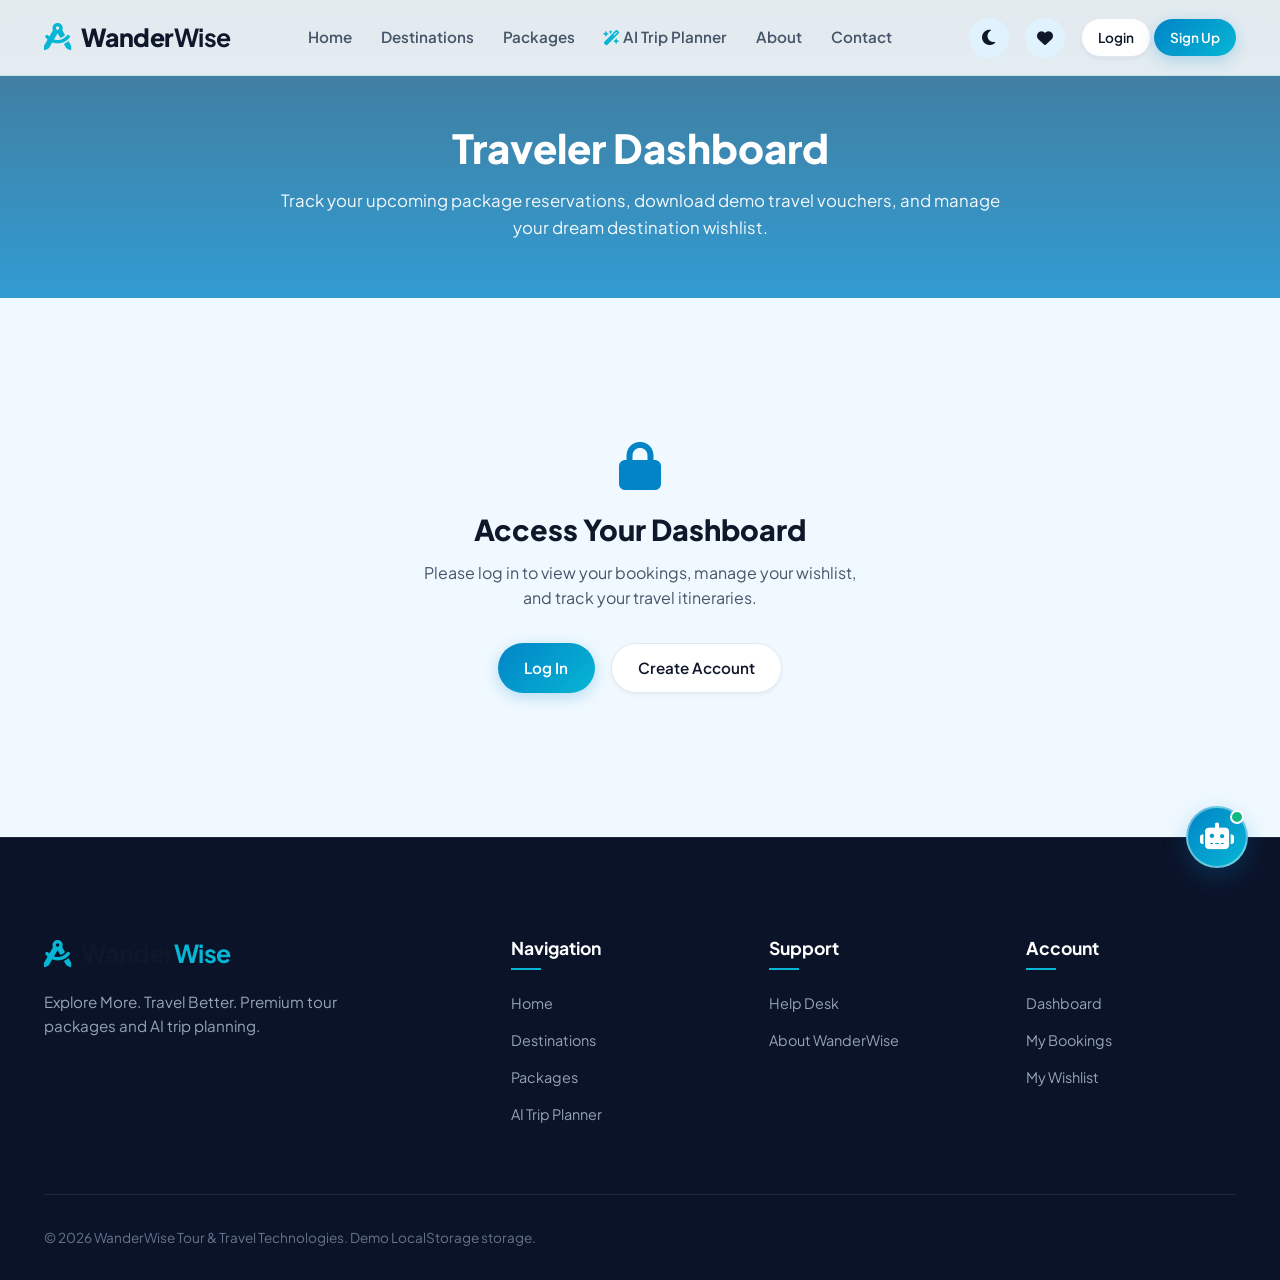
<file: dashboard.html>
<!DOCTYPE html>
<html lang="en" data-theme="light">
<head>
  <meta charset="UTF-8">
  <meta name="viewport" content="width=device-width, initial-scale=1.0">
  <title>User Dashboard – WanderWise | My Bookings & Wishlist</title>
  
  <link rel="icon" href="data:image/svg+xml,<svg xmlns=%22http://www.w3.org/2000/svg%22 viewBox=%220 0 100 100%22><text y=%22.9em%22 font-size=%2290%22>✈️</text></svg>">
  <link rel="preconnect" href="https://fonts.googleapis.com">
  <link rel="preconnect" href="https://fonts.gstatic.com" crossorigin>
  <link href="https://fonts.googleapis.com/css2?family=Plus+Jakarta+Sans:wght@400;500;600;700;800;900&display=swap" rel="stylesheet">
  <link rel="stylesheet" href="https://cdnjs.cloudflare.com/ajax/libs/font-awesome/6.5.1/css/all.min.css">
  
  <link rel="stylesheet" href="css/style.css">
  <link rel="stylesheet" href="css/responsive.css">
  <link rel="stylesheet" href="css/chatbot.css">
</head>
<body>

  <!-- Navbar -->
  <header class="navbar">
    <div class="container nav-container">
      <a href="index.html" class="nav-logo">
        <i class="fa-solid fa-compass-drafting"></i>
        <span>Wander<strong>Wise</strong></span>
      </a>

      <nav class="nav-links">
        <a href="index.html" class="nav-link">Home</a>
        <a href="destinations.html" class="nav-link">Destinations</a>
        <a href="packages.html" class="nav-link">Packages</a>
        <a href="planner.html" class="nav-link"><i class="fa-solid fa-wand-magic-sparkles" style="color: var(--accent);"></i> AI Trip Planner</a>
        <a href="about.html" class="nav-link">About</a>
        <a href="contact.html" class="nav-link">Contact</a>
      </nav>

      <div class="nav-actions">
        <button class="theme-toggle-btn" aria-label="Toggle Theme" title="Toggle Dark/Light Mode">
          <i class="fa-solid fa-moon"></i>
        </button>
        <a href="dashboard.html#wishlist" class="wishlist-nav-btn" aria-label="Wishlist" title="View Wishlist">
          <i class="fa-solid fa-heart"></i>
          <span class="wishlist-badge" style="display: none;">0</span>
        </a>
        <div class="nav-auth-slot"></div>
        <button class="mobile-menu-toggle" aria-label="Toggle Navigation Menu">
          <i class="fa-solid fa-bars"></i>
        </button>
      </div>
    </div>
  </header>

  <!-- Page Header -->
  <section style="background: linear-gradient(rgba(12, 74, 110, 0.75), rgba(2, 132, 199, 0.8)), url('https://images.unsplash.com/photo-1488646953014-85cb44e25828?auto=format&fit=crop&w=1920&q=80') center/cover no-repeat; padding: calc(var(--header-height) + 2.5rem) 1.5rem 3.5rem 1.5rem; color: #ffffff; text-align: center;">
    <div class="container" style="max-width: 800px;">
      <h1 style="font-size: 2.5rem; font-weight: 900; margin-bottom: 0.5rem;">Traveler Dashboard</h1>
      <p style="font-size: 1.05rem; opacity: 0.95;">
        Track your upcoming package reservations, download demo travel vouchers, and manage your dream destination wishlist.
      </p>
    </div>
  </section>

  <main class="section">
    <div class="container" style="max-width: 1000px;" id="dashboardContent">
      <!-- Rendered dynamically by js/auth.js -->
    </div>
  </main>

  <!-- Footer -->
  <footer class="footer">
    <div class="container">
      <div class="footer-grid">
        <div class="footer-brand">
          <a href="index.html" class="nav-logo">
            <i class="fa-solid fa-compass-drafting" style="color: var(--accent);"></i>
            <span>Wander<strong style="color: var(--accent);">Wise</strong></span>
          </a>
          <p>Explore More. Travel Better. Premium tour packages and AI trip planning.</p>
        </div>
        <div>
          <h4 class="footer-title">Navigation</h4>
          <ul class="footer-links">
            <li><a href="index.html">Home</a></li>
            <li><a href="destinations.html">Destinations</a></li>
            <li><a href="packages.html">Packages</a></li>
            <li><a href="planner.html">AI Trip Planner</a></li>
          </ul>
        </div>
        <div>
          <h4 class="footer-title">Support</h4>
          <ul class="footer-links">
            <li><a href="contact.html">Help Desk</a></li>
            <li><a href="about.html">About WanderWise</a></li>
          </ul>
        </div>
        <div>
          <h4 class="footer-title">Account</h4>
          <ul class="footer-links">
            <li><a href="dashboard.html">Dashboard</a></li>
            <li><a href="dashboard.html#bookings">My Bookings</a></li>
            <li><a href="dashboard.html#wishlist">My Wishlist</a></li>
          </ul>
        </div>
      </div>
      <div class="footer-bottom">
        <div>© 2026 WanderWise Tour & Travel Technologies. Demo LocalStorage storage.</div>
      </div>
    </div>
  </footer>

  <button class="back-to-top" aria-label="Back to top"><i class="fa-solid fa-arrow-up"></i></button>

  <script src="js/main.js"></script>
  <script src="js/auth.js"></script>
  <script src="js/booking.js"></script>
  <script src="js/chatbot.js"></script>
</body>
</html>
</file>
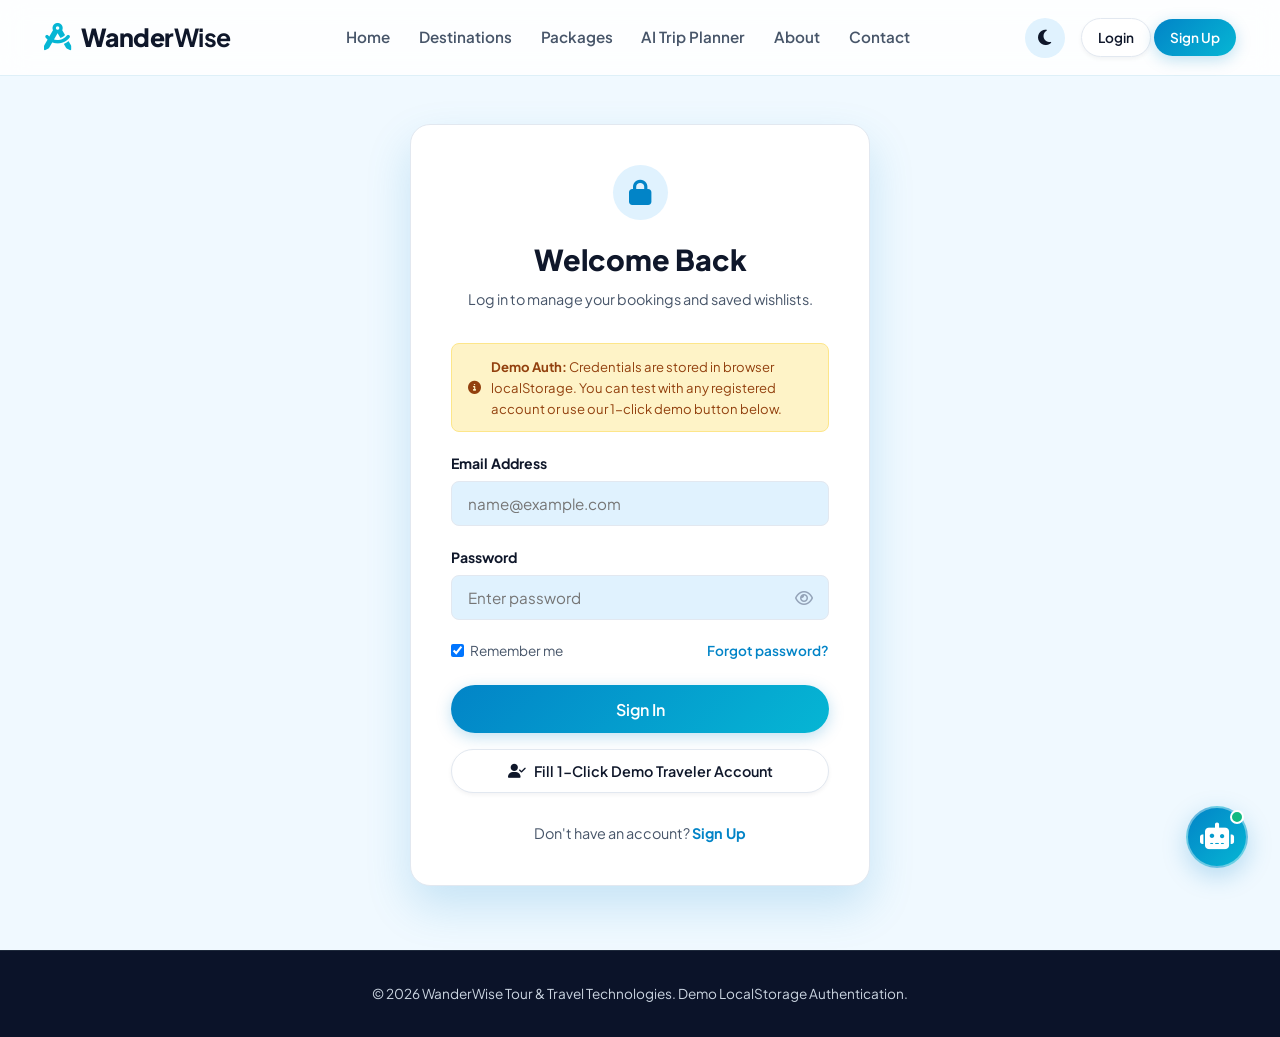
<file: login.html>
<!DOCTYPE html>
<html lang="en" data-theme="light">
<head>
  <meta charset="UTF-8">
  <meta name="viewport" content="width=device-width, initial-scale=1.0">
  <title>Login – WanderWise | Access Your Travel Dashboard</title>
  
  <link rel="icon" href="data:image/svg+xml,<svg xmlns=%22http://www.w3.org/2000/svg%22 viewBox=%220 0 100 100%22><text y=%22.9em%22 font-size=%2290%22>✈️</text></svg>">
  <link rel="preconnect" href="https://fonts.googleapis.com">
  <link rel="preconnect" href="https://fonts.gstatic.com" crossorigin>
  <link href="https://fonts.googleapis.com/css2?family=Plus+Jakarta+Sans:wght@400;500;600;700;800;900&display=swap" rel="stylesheet">
  <link rel="stylesheet" href="https://cdnjs.cloudflare.com/ajax/libs/font-awesome/6.5.1/css/all.min.css">
  
  <link rel="stylesheet" href="css/style.css">
  <link rel="stylesheet" href="css/responsive.css">
  <link rel="stylesheet" href="css/chatbot.css">
</head>
<body style="min-height: 100vh; display: flex; flex-direction: column;">

  <!-- Navbar -->
  <header class="navbar">
    <div class="container nav-container">
      <a href="index.html" class="nav-logo">
        <i class="fa-solid fa-compass-drafting"></i>
        <span>Wander<strong>Wise</strong></span>
      </a>

      <nav class="nav-links">
        <a href="index.html" class="nav-link">Home</a>
        <a href="destinations.html" class="nav-link">Destinations</a>
        <a href="packages.html" class="nav-link">Packages</a>
        <a href="planner.html" class="nav-link">AI Trip Planner</a>
        <a href="about.html" class="nav-link">About</a>
        <a href="contact.html" class="nav-link">Contact</a>
      </nav>

      <div class="nav-actions">
        <button class="theme-toggle-btn" aria-label="Toggle Theme" title="Toggle Dark/Light Mode">
          <i class="fa-solid fa-moon"></i>
        </button>
        <div class="nav-auth-slot">
          <a href="signup.html" class="btn btn-primary btn-sm">Sign Up</a>
        </div>
      </div>
    </div>
  </header>

  <main style="flex: 1 0 auto; display: flex; align-items: center; justify-content: center; padding: calc(var(--header-height) + 3rem) 1.5rem 4rem 1.5rem;">
    <div style="background: var(--bg-surface); border-radius: var(--radius-lg); padding: 2.5rem; max-width: 460px; width: 100%; box-shadow: var(--shadow-xl); border: 1px solid var(--border-color);">
      
      <div style="text-align: center; margin-bottom: 2rem;">
        <div style="width: 55px; height: 55px; border-radius: 50%; background: var(--bg-subtle); color: var(--primary); display: flex; align-items: center; justify-content: center; font-size: 1.6rem; margin: 0 auto 1rem auto;">
          <i class="fa-solid fa-lock"></i>
        </div>
        <h1 style="font-size: 1.8rem; font-weight: 800; color: var(--text-primary); margin-bottom: 0.35rem;">Welcome Back</h1>
        <p style="font-size: 0.9rem; color: var(--text-secondary);">Log in to manage your bookings and saved wishlists.</p>
      </div>

      <!-- Demo Disclaimer Banner -->
      <div class="demo-notice-alert">
        <i class="fa-solid fa-circle-info"></i>
        <span><strong>Demo Auth:</strong> Credentials are stored in browser localStorage. You can test with any registered account or use our 1-click demo button below.</span>
      </div>

      <form id="loginForm">
        <div class="form-group">
          <label class="form-label" for="loginEmail">Email Address</label>
          <input type="email" class="form-input" id="loginEmail" placeholder="name@example.com" required>
        </div>

        <div class="form-group">
          <label class="form-label" for="loginPassword">Password</label>
          <div style="position: relative;">
            <input type="password" class="form-input" id="loginPassword" placeholder="Enter password" required>
            <button type="button" class="password-toggle-btn" data-target="loginPassword" style="position: absolute; right: 1rem; top: 50%; transform: translateY(-50%); color: var(--text-muted);">
              <i class="fa-regular fa-eye"></i>
            </button>
          </div>
        </div>

        <div style="display: flex; justify-content: space-between; align-items: center; font-size: 0.85rem; margin-bottom: 1.5rem;">
          <label style="display: flex; align-items: center; gap: 0.4rem; color: var(--text-secondary); cursor: pointer;">
            <input type="checkbox" checked> Remember me
          </label>
          <a href="#" onclick="showToast('Password reset link sent to registered email (Demo)', 'info')" style="color: var(--primary); font-weight: 600;">Forgot password?</a>
        </div>

        <button type="submit" class="btn btn-primary" style="width: 100%; padding: 0.85rem; font-size: 1rem; margin-bottom: 1rem;">
          Sign In
        </button>

        <!-- Quick 1-Click Demo Login -->
        <button type="button" class="btn btn-secondary" style="width: 100%; padding: 0.75rem; font-size: 0.9rem;" onclick="document.getElementById('loginEmail').value='demo@wanderwise.com'; document.getElementById('loginPassword').value='wanderwise123'; document.getElementById('loginForm').dispatchEvent(new Event('submit'));">
          <i class="fa-solid fa-user-check"></i> Fill 1-Click Demo Traveler Account
        </button>
      </form>

      <div style="text-align: center; margin-top: 1.8rem; font-size: 0.9rem; color: var(--text-secondary);">
        Don't have an account? <a href="signup.html" style="color: var(--primary); font-weight: 700;">Sign Up</a>
      </div>
    </div>
  </main>

  <footer class="footer" style="padding: 2rem 0;">
    <div class="container" style="text-align: center; font-size: 0.85rem;">
      © 2026 WanderWise Tour & Travel Technologies. Demo LocalStorage Authentication.
    </div>
  </footer>

  <script src="js/main.js"></script>
  <script src="js/auth.js"></script>
  <script src="js/chatbot.js"></script>
</body>
</html>
</file>
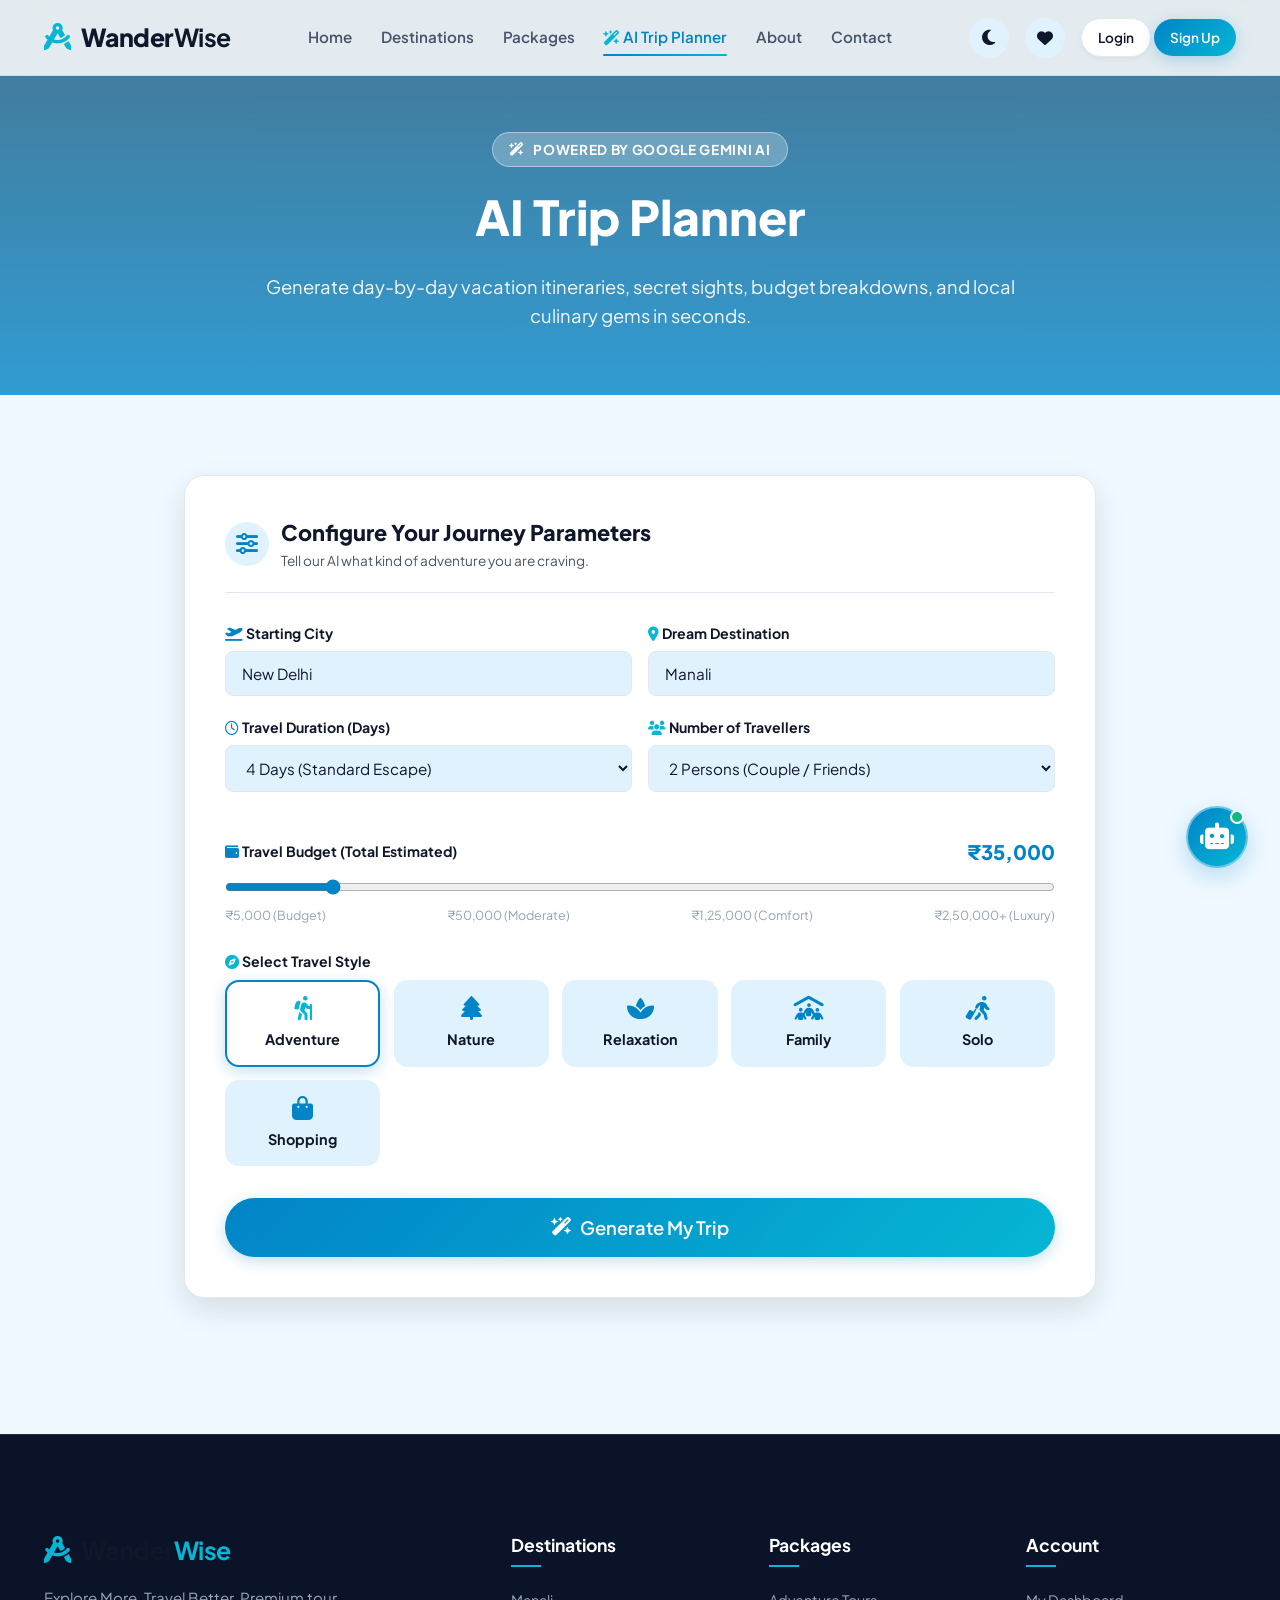
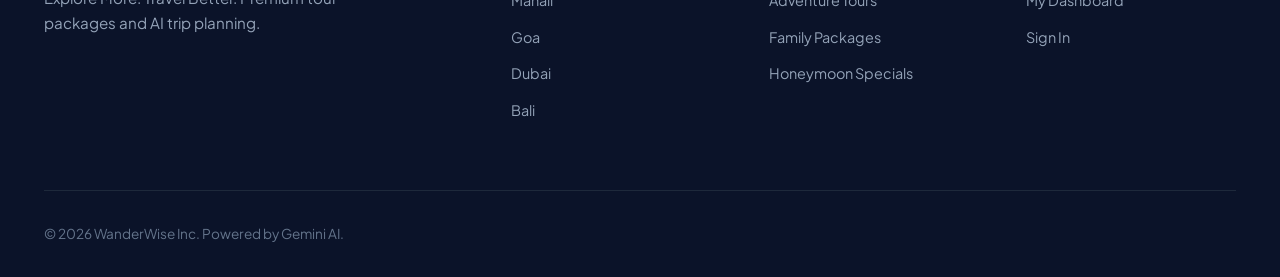
<file: planner.html>
<!DOCTYPE html>
<html lang="en" data-theme="light">
<head>
  <meta charset="UTF-8">
  <meta name="viewport" content="width=device-width, initial-scale=1.0">
  <title>AI Trip Planner – WanderWise | Generate Custom Itineraries with Gemini AI</title>
  
  <link rel="icon" href="data:image/svg+xml,<svg xmlns=%22http://www.w3.org/2000/svg%22 viewBox=%220 0 100 100%22><text y=%22.9em%22 font-size=%2290%22>✈️</text></svg>">
  <link rel="preconnect" href="https://fonts.googleapis.com">
  <link rel="preconnect" href="https://fonts.gstatic.com" crossorigin>
  <link href="https://fonts.googleapis.com/css2?family=Plus+Jakarta+Sans:wght@400;500;600;700;800;900&display=swap" rel="stylesheet">
  <link rel="stylesheet" href="https://cdnjs.cloudflare.com/ajax/libs/font-awesome/6.5.1/css/all.min.css">
  
  <link rel="stylesheet" href="css/style.css">
  <link rel="stylesheet" href="css/responsive.css">
  <link rel="stylesheet" href="css/chatbot.css">

  <style>
    /* Planner specific styling */
    .travel-type-chip {
      padding: 0.85rem 1.25rem;
      border-radius: var(--radius-md);
      background: var(--bg-subtle);
      border: 2px solid transparent;
      color: var(--text-primary);
      display: flex;
      flex-direction: column;
      align-items: center;
      gap: 0.5rem;
      cursor: pointer;
      font-weight: 700;
      font-size: 0.9rem;
      transition: all var(--transition-fast);
    }
    .travel-type-chip i {
      font-size: 1.5rem;
      color: var(--primary);
    }
    .travel-type-chip:hover {
      border-color: var(--primary-light);
      background: var(--bg-surface);
      transform: translateY(-3px);
    }
    .travel-type-chip.active {
      border-color: var(--primary);
      background: var(--bg-surface);
      box-shadow: 0 4px 15px var(--primary-glow);
    }
    .travel-type-chip.active i {
      color: var(--accent);
    }
  </style>
</head>
<body>

  <!-- Navbar -->
  <header class="navbar">
    <div class="container nav-container">
      <a href="index.html" class="nav-logo">
        <i class="fa-solid fa-compass-drafting"></i>
        <span>Wander<strong>Wise</strong></span>
      </a>

      <nav class="nav-links">
        <a href="index.html" class="nav-link">Home</a>
        <a href="destinations.html" class="nav-link">Destinations</a>
        <a href="packages.html" class="nav-link">Packages</a>
        <a href="planner.html" class="nav-link active"><i class="fa-solid fa-wand-magic-sparkles" style="color: var(--accent);"></i> AI Trip Planner</a>
        <a href="about.html" class="nav-link">About</a>
        <a href="contact.html" class="nav-link">Contact</a>
      </nav>

      <div class="nav-actions">
        <button class="theme-toggle-btn" aria-label="Toggle Theme" title="Toggle Dark/Light Mode">
          <i class="fa-solid fa-moon"></i>
        </button>
        <a href="dashboard.html#wishlist" class="wishlist-nav-btn" aria-label="Wishlist" title="View Wishlist">
          <i class="fa-solid fa-heart"></i>
          <span class="wishlist-badge" style="display: none;">0</span>
        </a>
        <div class="nav-auth-slot">
          <a href="login.html" class="btn btn-secondary btn-sm">Login</a>
          <a href="signup.html" class="btn btn-primary btn-sm">Sign Up</a>
        </div>
        <button class="mobile-menu-toggle" aria-label="Toggle Navigation Menu">
          <i class="fa-solid fa-bars"></i>
        </button>
      </div>
    </div>
  </header>

  <!-- Page Header -->
  <section style="background: linear-gradient(rgba(12, 74, 110, 0.75), rgba(2, 132, 199, 0.8)), url('https://images.unsplash.com/photo-1488646953014-85cb44e25828?auto=format&fit=crop&w=1920&q=80') center/cover no-repeat; padding: calc(var(--header-height) + 3.5rem) 1.5rem 4rem 1.5rem; color: #ffffff; text-align: center;">
    <div class="container" style="max-width: 800px;">
      <span class="section-badge" style="background: rgba(255,255,255,0.25); color: #fff; border-color: rgba(255,255,255,0.4);">
        <i class="fa-solid fa-wand-magic-sparkles"></i> Powered by Google Gemini AI
      </span>
      <h1 style="font-size: 3rem; font-weight: 900; margin-bottom: 1rem;">AI Trip Planner</h1>
      <p style="font-size: 1.15rem; opacity: 0.95;">
        Generate day-by-day vacation itineraries, secret sights, budget breakdowns, and local culinary gems in seconds.
      </p>
    </div>
  </section>

  <main class="section">
    <div class="container" style="max-width: 960px;">
      
      <!-- Planner Input Card -->
      <div style="background: var(--bg-surface); border-radius: var(--radius-lg); padding: 2.5rem; box-shadow: var(--shadow-lg); border: 1px solid var(--border-color); margin-bottom: 3.5rem;">
        
        <div style="display: flex; align-items: center; gap: 0.75rem; margin-bottom: 1.8rem; border-bottom: 1px solid var(--border-color); padding-bottom: 1.25rem;">
          <div style="width: 44px; height: 44px; border-radius: 50%; background: var(--bg-subtle); color: var(--primary); display: flex; align-items: center; justify-content: center; font-size: 1.4rem;">
            <i class="fa-solid fa-sliders"></i>
          </div>
          <div>
            <h3 style="font-size: 1.35rem; font-weight: 800; color: var(--text-primary);">Configure Your Journey Parameters</h3>
            <p style="font-size: 0.85rem; color: var(--text-secondary);">Tell our AI what kind of adventure you are craving.</p>
          </div>
        </div>

        <form id="aiPlannerForm">
          <!-- Starting City & Destination -->
          <div class="form-row">
            <div class="form-group">
              <label class="form-label" for="plannerStartCity"><i class="fa-solid fa-plane-departure" style="color: var(--primary);"></i> Starting City</label>
              <input type="text" class="form-input" id="plannerStartCity" placeholder="e.g. New Delhi, Mumbai, Bangalore..." value="New Delhi" required>
            </div>
            <div class="form-group">
              <label class="form-label" for="plannerDestination"><i class="fa-solid fa-location-dot" style="color: var(--accent);"></i> Dream Destination</label>
              <input type="text" class="form-input" id="plannerDestination" placeholder="e.g. Manali, Goa, Kashmir, Dubai, Bali..." value="Manali" required>
            </div>
          </div>

          <!-- Duration & Travellers -->
          <div class="form-row">
            <div class="form-group">
              <label class="form-label" for="plannerDuration"><i class="fa-regular fa-clock" style="color: var(--primary);"></i> Travel Duration (Days)</label>
              <select class="form-select" id="plannerDuration">
                <option value="2">2 Days (Weekend Getaway)</option>
                <option value="3">3 Days (Long Weekend)</option>
                <option value="4" selected>4 Days (Standard Escape)</option>
                <option value="5">5 Days (Complete Highlights)</option>
                <option value="7">7 Days (Full Vacation)</option>
                <option value="10">10 Days (Comprehensive Tour)</option>
              </select>
            </div>

            <div class="form-group">
              <label class="form-label" for="plannerTravellers"><i class="fa-solid fa-users" style="color: var(--accent);"></i> Number of Travellers</label>
              <select class="form-select" id="plannerTravellers">
                <option value="1">1 Person (Solo Adventure)</option>
                <option value="2" selected>2 Persons (Couple / Friends)</option>
                <option value="3">3 Persons (Small Group)</option>
                <option value="4">4 Persons (Family Group)</option>
                <option value="6">6+ Persons (Large Group)</option>
              </select>
            </div>
          </div>

          <!-- Travel Budget Slider -->
          <div class="form-group" style="margin: 1.5rem 0;">
            <div style="display: flex; justify-content: space-between; align-items: center; margin-bottom: 0.5rem;">
              <label class="form-label" style="margin-bottom: 0;"><i class="fa-solid fa-wallet" style="color: var(--primary);"></i> Travel Budget (Total Estimated)</label>
              <span id="budgetDisplay" style="font-size: 1.25rem; font-weight: 800; color: var(--primary);">₹35,000</span>
            </div>
            <input type="range" id="budgetRange" min="5000" max="250000" step="5000" value="35000" style="width: 100%; accent-color: var(--primary); cursor: pointer;">
            <div style="display: flex; justify-content: space-between; font-size: 0.78rem; color: var(--text-muted); margin-top: 0.3rem;">
              <span>₹5,000 (Budget)</span>
              <span>₹50,000 (Moderate)</span>
              <span>₹1,25,000 (Comfort)</span>
              <span>₹2,50,000+ (Luxury)</span>
            </div>
          </div>

          <!-- Travel Type Selection (6 requested types: Adventure, Nature, Relaxation, Family, Solo, Shopping) -->
          <div class="form-group" style="margin-bottom: 2rem;">
            <label class="form-label"><i class="fa-solid fa-compass" style="color: var(--accent);"></i> Select Travel Style</label>
            <div style="display: grid; grid-template-columns: repeat(auto-fit, minmax(130px, 1fr)); gap: 0.85rem; margin-top: 0.5rem;">
              <div class="travel-type-chip active" data-type="Adventure">
                <i class="fa-solid fa-person-hiking"></i>
                <span>Adventure</span>
              </div>
              <div class="travel-type-chip" data-type="Nature">
                <i class="fa-solid fa-tree"></i>
                <span>Nature</span>
              </div>
              <div class="travel-type-chip" data-type="Relaxation">
                <i class="fa-solid fa-spa"></i>
                <span>Relaxation</span>
              </div>
              <div class="travel-type-chip" data-type="Family">
                <i class="fa-solid fa-people-roof"></i>
                <span>Family</span>
              </div>
              <div class="travel-type-chip" data-type="Solo">
                <i class="fa-solid fa-person-walking-luggage"></i>
                <span>Solo</span>
              </div>
              <div class="travel-type-chip" data-type="Shopping">
                <i class="fa-solid fa-bag-shopping"></i>
                <span>Shopping</span>
              </div>
            </div>
          </div>

          <!-- Generate Button -->
          <button type="submit" class="btn btn-primary btn-lg" id="generatePlanBtn" style="width: 100%; padding: 1.1rem; font-size: 1.15rem;">
            <i class="fa-solid fa-wand-magic-sparkles"></i> Generate My Trip
          </button>
        </form>
      </div>

      <!-- Generated Results Display Area -->
      <div id="plannerResultsArea" style="display: none;">
        <!-- Populated dynamically by js/planner.js -->
      </div>

    </div>
  </main>

  <!-- Footer -->
  <footer class="footer">
    <div class="container">
      <div class="footer-grid">
        <div class="footer-brand">
          <a href="index.html" class="nav-logo">
            <i class="fa-solid fa-compass-drafting" style="color: var(--accent);"></i>
            <span>Wander<strong style="color: var(--accent);">Wise</strong></span>
          </a>
          <p>Explore More. Travel Better. Premium tour packages and AI trip planning.</p>
        </div>
        <div>
          <h4 class="footer-title">Destinations</h4>
          <ul class="footer-links">
            <li><a href="destinations.html">Manali</a></li>
            <li><a href="destinations.html">Goa</a></li>
            <li><a href="destinations.html">Dubai</a></li>
            <li><a href="destinations.html">Bali</a></li>
          </ul>
        </div>
        <div>
          <h4 class="footer-title">Packages</h4>
          <ul class="footer-links">
            <li><a href="packages.html">Adventure Tours</a></li>
            <li><a href="packages.html">Family Packages</a></li>
            <li><a href="packages.html">Honeymoon Specials</a></li>
          </ul>
        </div>
        <div>
          <h4 class="footer-title">Account</h4>
          <ul class="footer-links">
            <li><a href="dashboard.html">My Dashboard</a></li>
            <li><a href="login.html">Sign In</a></li>
          </ul>
        </div>
      </div>
      <div class="footer-bottom">
        <div>© 2026 WanderWise Inc. Powered by Gemini AI.</div>
      </div>
    </div>
  </footer>

  <button class="back-to-top" aria-label="Back to top"><i class="fa-solid fa-arrow-up"></i></button>

  <script src="js/main.js"></script>
  <script src="js/planner.js"></script>
  <script src="js/chatbot.js"></script>
</body>
</html>
</file>
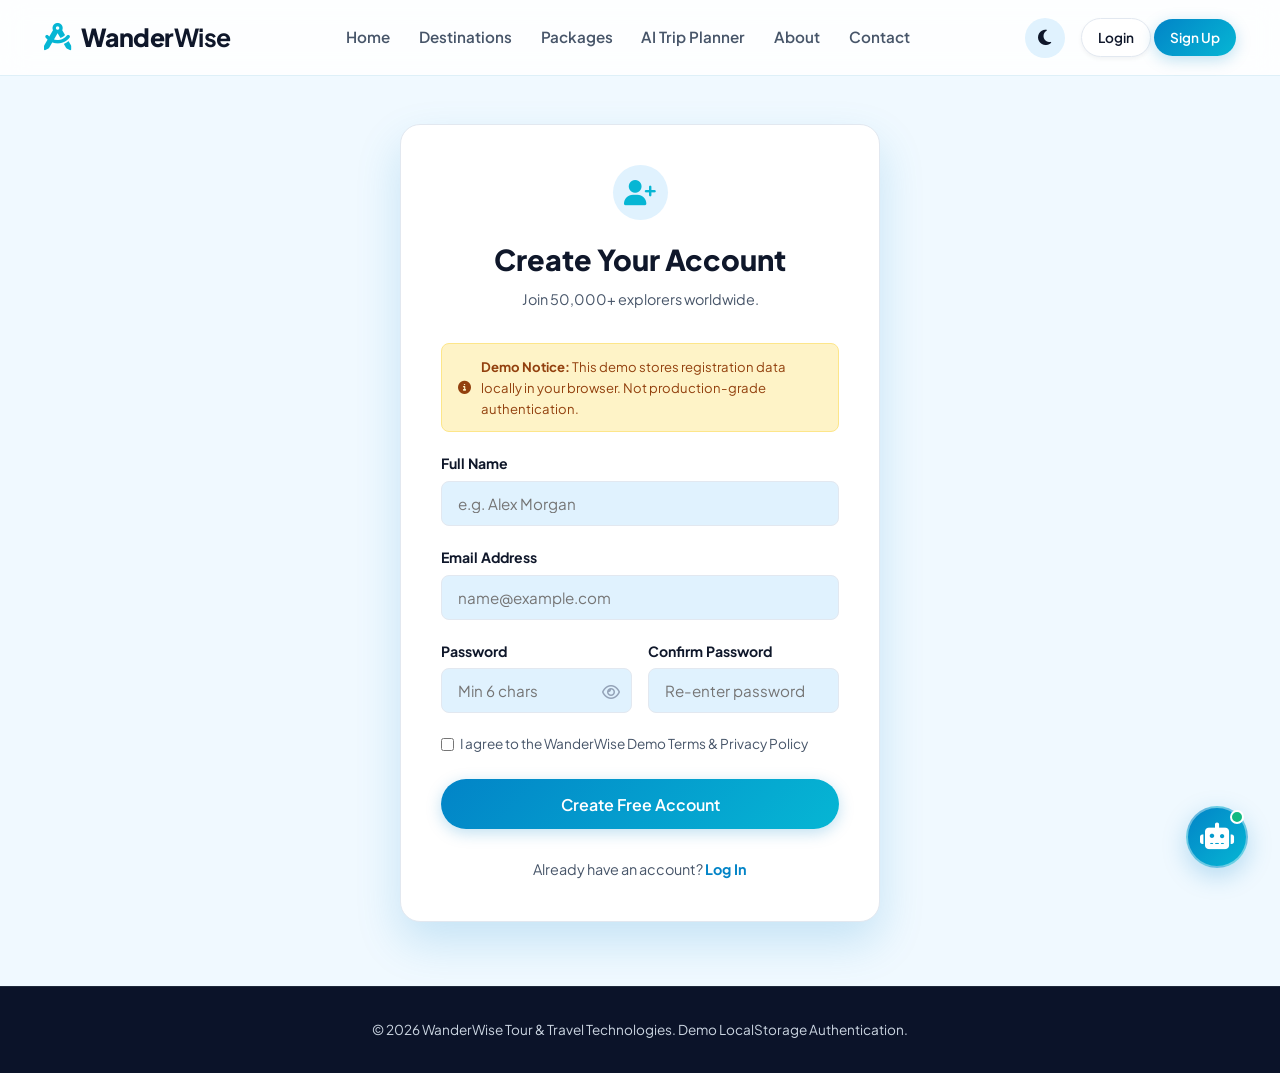
<file: signup.html>
<!DOCTYPE html>
<html lang="en" data-theme="light">
<head>
  <meta charset="UTF-8">
  <meta name="viewport" content="width=device-width, initial-scale=1.0">
  <title>Sign Up – WanderWise | Create Your Travel Account</title>
  
  <link rel="icon" href="data:image/svg+xml,<svg xmlns=%22http://www.w3.org/2000/svg%22 viewBox=%220 0 100 100%22><text y=%22.9em%22 font-size=%2290%22>✈️</text></svg>">
  <link rel="preconnect" href="https://fonts.googleapis.com">
  <link rel="preconnect" href="https://fonts.gstatic.com" crossorigin>
  <link href="https://fonts.googleapis.com/css2?family=Plus+Jakarta+Sans:wght@400;500;600;700;800;900&display=swap" rel="stylesheet">
  <link rel="stylesheet" href="https://cdnjs.cloudflare.com/ajax/libs/font-awesome/6.5.1/css/all.min.css">
  
  <link rel="stylesheet" href="css/style.css">
  <link rel="stylesheet" href="css/responsive.css">
  <link rel="stylesheet" href="css/chatbot.css">
</head>
<body style="min-height: 100vh; display: flex; flex-direction: column;">

  <!-- Navbar -->
  <header class="navbar">
    <div class="container nav-container">
      <a href="index.html" class="nav-logo">
        <i class="fa-solid fa-compass-drafting"></i>
        <span>Wander<strong>Wise</strong></span>
      </a>

      <nav class="nav-links">
        <a href="index.html" class="nav-link">Home</a>
        <a href="destinations.html" class="nav-link">Destinations</a>
        <a href="packages.html" class="nav-link">Packages</a>
        <a href="planner.html" class="nav-link">AI Trip Planner</a>
        <a href="about.html" class="nav-link">About</a>
        <a href="contact.html" class="nav-link">Contact</a>
      </nav>

      <div class="nav-actions">
        <button class="theme-toggle-btn" aria-label="Toggle Theme" title="Toggle Dark/Light Mode">
          <i class="fa-solid fa-moon"></i>
        </button>
        <div class="nav-auth-slot">
          <a href="login.html" class="btn btn-secondary btn-sm">Login</a>
        </div>
      </div>
    </div>
  </header>

  <main style="flex: 1 0 auto; display: flex; align-items: center; justify-content: center; padding: calc(var(--header-height) + 3rem) 1.5rem 4rem 1.5rem;">
    <div style="background: var(--bg-surface); border-radius: var(--radius-lg); padding: 2.5rem; max-width: 480px; width: 100%; box-shadow: var(--shadow-xl); border: 1px solid var(--border-color);">
      
      <div style="text-align: center; margin-bottom: 2rem;">
        <div style="width: 55px; height: 55px; border-radius: 50%; background: var(--bg-subtle); color: var(--accent); display: flex; align-items: center; justify-content: center; font-size: 1.6rem; margin: 0 auto 1rem auto;">
          <i class="fa-solid fa-user-plus"></i>
        </div>
        <h1 style="font-size: 1.8rem; font-weight: 800; color: var(--text-primary); margin-bottom: 0.35rem;">Create Your Account</h1>
        <p style="font-size: 0.9rem; color: var(--text-secondary);">Join 50,000+ explorers worldwide.</p>
      </div>

      <!-- Demo Disclaimer Banner -->
      <div class="demo-notice-alert">
        <i class="fa-solid fa-circle-info"></i>
        <span><strong>Demo Notice:</strong> This demo stores registration data locally in your browser. Not production-grade authentication.</span>
      </div>

      <form id="signupForm">
        <div class="form-group">
          <label class="form-label" for="signupName">Full Name</label>
          <input type="text" class="form-input" id="signupName" placeholder="e.g. Alex Morgan" required>
        </div>

        <div class="form-group">
          <label class="form-label" for="signupEmail">Email Address</label>
          <input type="email" class="form-input" id="signupEmail" placeholder="name@example.com" required>
        </div>

        <div class="form-row">
          <div class="form-group">
            <label class="form-label" for="signupPassword">Password</label>
            <div style="position: relative;">
              <input type="password" class="form-input" id="signupPassword" placeholder="Min 6 chars" minlength="6" required>
              <button type="button" class="password-toggle-btn" data-target="signupPassword" style="position: absolute; right: 0.75rem; top: 50%; transform: translateY(-50%); color: var(--text-muted);">
                <i class="fa-regular fa-eye"></i>
              </button>
            </div>
          </div>

          <div class="form-group">
            <label class="form-label" for="signupConfirmPassword">Confirm Password</label>
            <input type="password" class="form-input" id="signupConfirmPassword" placeholder="Re-enter password" required>
          </div>
        </div>

        <div style="font-size: 0.85rem; color: var(--text-secondary); margin-bottom: 1.5rem;">
          <label style="display: flex; align-items: center; gap: 0.4rem; cursor: pointer;">
            <input type="checkbox" required> I agree to the WanderWise Demo Terms & Privacy Policy
          </label>
        </div>

        <button type="submit" class="btn btn-primary" style="width: 100%; padding: 0.9rem; font-size: 1rem;">
          Create Free Account
        </button>
      </form>

      <div style="text-align: center; margin-top: 1.8rem; font-size: 0.9rem; color: var(--text-secondary);">
        Already have an account? <a href="login.html" style="color: var(--primary); font-weight: 700;">Log In</a>
      </div>
    </div>
  </main>

  <footer class="footer" style="padding: 2rem 0;">
    <div class="container" style="text-align: center; font-size: 0.85rem;">
      © 2026 WanderWise Tour & Travel Technologies. Demo LocalStorage Authentication.
    </div>
  </footer>

  <script src="js/main.js"></script>
  <script src="js/auth.js"></script>
  <script src="js/chatbot.js"></script>
</body>
</html>
</file>
<file: css/style.css>
/* ==========================================================================
   WanderWise - Main Stylesheet
   Theme: Ocean Blue & Turquoise with Light Sky Blue Backgrounds
   ========================================================================== */

/* 1. CSS VARIABLES (DESIGN SYSTEM) */
:root {
  /* Colors */
  --primary: #0284c7;        /* Ocean Blue */
  --primary-dark: #0369a1;   /* Deep Ocean */
  --primary-light: #38bdf8;  /* Light Ocean */
  --primary-glow: rgba(2, 132, 199, 0.25);
  
  --secondary: #ffffff;      /* Pure White */
  --secondary-rgb: 255, 255, 255;
  
  --accent: #06b6d4;         /* Turquoise Accent */
  --accent-dark: #0891b2;
  --accent-light: #67e8f9;
  --accent-glow: rgba(6, 182, 212, 0.3);
  
  --bg-main: #f0f9ff;        /* Light Sky Blue */
  --bg-surface: #ffffff;     /* Card & Section White */
  --bg-surface-elevated: #ffffff;
  --bg-subtle: #e0f2fe;      /* Subtle Sky Tint */
  --bg-gradient: linear-gradient(135deg, #0284c7 0%, #06b6d4 100%);
  --bg-hero-overlay: linear-gradient(180deg, rgba(12, 74, 110, 0.65) 0%, rgba(2, 132, 199, 0.75) 100%);

  /* Typography Colors */
  --text-primary: #0f172a;    /* Dark Navy Slate */
  --text-secondary: #475569;  /* Muted Slate */
  --text-muted: #94a3b8;      /* Light Gray Slate */
  --text-inverse: #ffffff;

  /* Borders & Dividers */
  --border-color: #e2e8f0;
  --border-subtle: rgba(2, 132, 199, 0.12);

  /* Shadows */
  --shadow-sm: 0 2px 4px rgba(15, 23, 42, 0.05);
  --shadow-md: 0 6px 18px rgba(15, 23, 42, 0.08);
  --shadow-lg: 0 12px 30px rgba(15, 23, 42, 0.12);
  --shadow-xl: 0 20px 45px rgba(2, 132, 199, 0.18);
  --shadow-card-hover: 0 16px 36px rgba(2, 132, 199, 0.2);

  /* Status Colors */
  --success: #10b981;
  --warning: #f59e0b;
  --danger: #ef4444;
  --info: #0284c7;

  /* Layout & Sizing */
  --radius-sm: 8px;
  --radius-md: 14px;
  --radius-lg: 20px;
  --radius-full: 9999px;
  --header-height: 76px;
  --container-max: 1240px;
  --transition-fast: 0.2s ease;
  --transition-normal: 0.3s cubic-bezier(0.4, 0, 0.2, 1);
  --transition-slow: 0.5s cubic-bezier(0.4, 0, 0.2, 1);
}

/* Dark Mode Overrides */
[data-theme="dark"] {
  --primary: #38bdf8;
  --primary-dark: #0284c7;
  --primary-light: #7dd3fc;
  --primary-glow: rgba(56, 189, 248, 0.25);
  
  --secondary: #0f172a;
  --secondary-rgb: 15, 23, 42;
  
  --accent: #22d3ee;
  --accent-dark: #06b6d4;
  --accent-light: #a5f3fc;
  
  --bg-main: #0b1329;        /* Deep Space Blue */
  --bg-surface: #132238;     /* Dark Slate Surface */
  --bg-surface-elevated: #1e293b;
  --bg-subtle: #172a45;
  --bg-gradient: linear-gradient(135deg, #0284c7 0%, #0891b2 100%);
  --bg-hero-overlay: linear-gradient(180deg, rgba(11, 19, 41, 0.85) 0%, rgba(15, 23, 42, 0.9) 100%);

  --text-primary: #f8fafc;
  --text-secondary: #cbd5e1;
  --text-muted: #64748b;
  --text-inverse: #0f172a;

  --border-color: #1e293b;
  --border-subtle: rgba(56, 189, 248, 0.15);

  --shadow-sm: 0 2px 4px rgba(0, 0, 0, 0.3);
  --shadow-md: 0 6px 18px rgba(0, 0, 0, 0.4);
  --shadow-lg: 0 12px 30px rgba(0, 0, 0, 0.5);
  --shadow-xl: 0 20px 45px rgba(0, 0, 0, 0.6);
  --shadow-card-hover: 0 16px 36px rgba(56, 189, 248, 0.15);
}

/* 2. BASE & RESET */
*, *::before, *::after {
  box-sizing: border-box;
  margin: 0;
  padding: 0;
}

html {
  font-size: 16px;
  scroll-behavior: smooth;
}

body {
  font-family: 'Plus Jakarta Sans', -apple-system, BlinkMacSystemFont, "Segoe UI", Roboto, Helvetica, Arial, sans-serif;
  background-color: var(--bg-main);
  color: var(--text-primary);
  line-height: 1.6;
  min-height: 100vh;
  display: flex;
  flex-direction: column;
  overflow-x: hidden;
  transition: background-color var(--transition-normal), color var(--transition-normal);
}

main {
  flex: 1 0 auto;
}

img {
  max-width: 100%;
  height: auto;
  display: block;
}

a {
  color: inherit;
  text-decoration: none;
  transition: color var(--transition-fast);
}

button, input, select, textarea {
  font-family: inherit;
  font-size: inherit;
  color: inherit;
  outline: none;
  border: none;
}

button {
  cursor: pointer;
  background: none;
}

ul, ol {
  list-style: none;
}

/* 3. LAYOUT UTILITIES */
.container {
  width: 100%;
  max-width: var(--container-max);
  margin-left: auto;
  margin-right: auto;
  padding-left: 1.5rem;
  padding-right: 1.5rem;
}

.section {
  padding: 5rem 0;
}

.section-title-wrap {
  text-align: center;
  max-width: 700px;
  margin: 0 auto 3.5rem auto;
}

.section-badge {
  display: inline-flex;
  align-items: center;
  gap: 0.5rem;
  padding: 0.35rem 1rem;
  background: var(--bg-subtle);
  color: var(--primary);
  border-radius: var(--radius-full);
  font-size: 0.85rem;
  font-weight: 700;
  text-transform: uppercase;
  letter-spacing: 0.05em;
  margin-bottom: 0.75rem;
  border: 1px solid var(--border-subtle);
}

.section-title {
  font-size: 2.35rem;
  font-weight: 800;
  color: var(--text-primary);
  line-height: 1.25;
  margin-bottom: 0.75rem;
}

.section-title .highlight {
  background: var(--bg-gradient);
  -webkit-background-clip: text;
  -webkit-text-fill-color: transparent;
}

.section-subtitle {
  color: var(--text-secondary);
  font-size: 1.1rem;
}

/* 4. BUTTONS */
.btn {
  display: inline-flex;
  align-items: center;
  justify-content: center;
  gap: 0.5rem;
  padding: 0.75rem 1.65rem;
  border-radius: var(--radius-full);
  font-size: 0.95rem;
  font-weight: 600;
  transition: all var(--transition-normal);
  white-space: nowrap;
}

.btn-primary {
  background: var(--bg-gradient);
  color: #ffffff;
  box-shadow: 0 4px 15px var(--primary-glow);
}

.btn-primary:hover {
  transform: translateY(-2px);
  box-shadow: 0 8px 25px var(--primary-glow);
  color: #ffffff;
}

.btn-secondary {
  background: var(--bg-surface);
  color: var(--text-primary);
  border: 1px solid var(--border-color);
  box-shadow: var(--shadow-sm);
}

.btn-secondary:hover {
  background: var(--bg-subtle);
  border-color: var(--primary);
  color: var(--primary);
  transform: translateY(-2px);
}

.btn-accent {
  background: var(--accent);
  color: #ffffff;
  box-shadow: 0 4px 14px var(--accent-glow);
}

.btn-accent:hover {
  background: var(--accent-dark);
  transform: translateY(-2px);
}

.btn-outline {
  background: transparent;
  border: 2px solid var(--primary);
  color: var(--primary);
}

.btn-outline:hover {
  background: var(--primary);
  color: #ffffff;
}

.btn-sm {
  padding: 0.45rem 1rem;
  font-size: 0.85rem;
}

.btn-lg {
  padding: 0.95rem 2.2rem;
  font-size: 1.05rem;
}

.btn-icon {
  width: 42px;
  height: 42px;
  padding: 0;
  border-radius: 50%;
  display: inline-flex;
  align-items: center;
  justify-content: center;
}

/* 5. NAVBAR */
.navbar {
  position: fixed;
  top: 0;
  left: 0;
  right: 0;
  height: var(--header-height);
  background: rgba(255, 255, 255, 0.85);
  backdrop-filter: blur(14px);
  -webkit-backdrop-filter: blur(14px);
  border-bottom: 1px solid var(--border-subtle);
  z-index: 1000;
  transition: all var(--transition-normal);
}

[data-theme="dark"] .navbar {
  background: rgba(15, 23, 42, 0.85);
}

.navbar.scrolled {
  box-shadow: var(--shadow-md);
  height: 70px;
}

.nav-container {
  display: flex;
  align-items: center;
  justify-content: space-between;
  height: 100%;
}

.nav-logo {
  display: flex;
  align-items: center;
  gap: 0.65rem;
  font-size: 1.55rem;
  font-weight: 800;
  color: var(--primary);
  letter-spacing: -0.02em;
}

.nav-logo i {
  color: var(--accent);
  font-size: 1.7rem;
  transition: transform var(--transition-normal);
}

.nav-logo:hover i {
  transform: rotate(25deg) scale(1.1);
}

.nav-logo span {
  color: var(--text-primary);
}

.nav-links {
  display: flex;
  align-items: center;
  gap: 1.8rem;
}

.nav-link {
  font-weight: 600;
  color: var(--text-secondary);
  font-size: 0.95rem;
  position: relative;
  padding: 0.4rem 0;
}

.nav-link::after {
  content: '';
  position: absolute;
  bottom: 0;
  left: 0;
  width: 0;
  height: 2px;
  background: var(--bg-gradient);
  transition: width var(--transition-fast);
  border-radius: 2px;
}

.nav-link:hover,
.nav-link.active {
  color: var(--primary);
}

.nav-link:hover::after,
.nav-link.active::after {
  width: 100%;
}

.nav-actions {
  display: flex;
  align-items: center;
  gap: 1rem;
}

.theme-toggle-btn {
  background: var(--bg-subtle);
  color: var(--text-primary);
  width: 40px;
  height: 40px;
  border-radius: 50%;
  display: flex;
  align-items: center;
  justify-content: center;
  transition: all var(--transition-fast);
  font-size: 1.1rem;
}

.theme-toggle-btn:hover {
  background: var(--primary);
  color: #ffffff;
  transform: rotate(15deg);
}

.wishlist-nav-btn {
  position: relative;
  background: var(--bg-subtle);
  color: var(--text-primary);
  width: 40px;
  height: 40px;
  border-radius: 50%;
  display: flex;
  align-items: center;
  justify-content: center;
  transition: all var(--transition-fast);
}

.wishlist-nav-btn:hover {
  color: var(--danger);
  transform: scale(1.08);
}

.wishlist-badge {
  position: absolute;
  top: -4px;
  right: -4px;
  background: var(--danger);
  color: #ffffff;
  font-size: 0.7rem;
  font-weight: 700;
  width: 18px;
  height: 18px;
  border-radius: 50%;
  display: flex;
  align-items: center;
  justify-content: center;
}

.mobile-menu-toggle {
  display: none;
  font-size: 1.4rem;
  color: var(--text-primary);
  padding: 0.5rem;
}

/* User profile button dropdown in navbar */
.user-menu-wrap {
  position: relative;
}

.user-profile-btn {
  display: flex;
  align-items: center;
  gap: 0.5rem;
  padding: 0.35rem 0.85rem;
  border-radius: var(--radius-full);
  background: var(--bg-subtle);
  color: var(--text-primary);
  font-weight: 600;
  font-size: 0.9rem;
}

.user-profile-btn img {
  width: 28px;
  height: 28px;
  border-radius: 50%;
  object-fit: cover;
}

.user-dropdown {
  position: absolute;
  top: calc(100% + 10px);
  right: 0;
  width: 220px;
  background: var(--bg-surface);
  border-radius: var(--radius-md);
  box-shadow: var(--shadow-lg);
  border: 1px solid var(--border-color);
  padding: 0.5rem;
  display: none;
  flex-direction: column;
  z-index: 100;
  animation: fadeIn 0.2s ease;
}

.user-dropdown.show {
  display: flex;
}

.user-dropdown a, .user-dropdown button {
  display: flex;
  align-items: center;
  gap: 0.65rem;
  padding: 0.65rem 0.85rem;
  border-radius: var(--radius-sm);
  color: var(--text-primary);
  font-size: 0.9rem;
  font-weight: 500;
  text-align: left;
  width: 100%;
}

.user-dropdown a:hover, .user-dropdown button:hover {
  background: var(--bg-subtle);
  color: var(--primary);
}

.user-dropdown .divider {
  height: 1px;
  background: var(--border-color);
  margin: 0.35rem 0;
}

/* 6. HERO SECTION */
.hero {
  position: relative;
  min-height: 100vh;
  display: flex;
  align-items: center;
  justify-content: center;
  padding: calc(var(--header-height) + 2rem) 1.5rem 4rem 1.5rem;
  background: linear-gradient(rgba(12, 74, 110, 0.65), rgba(2, 132, 199, 0.7)),
              url('https://images.unsplash.com/photo-1469854523086-cc02fe5d8800?auto=format&fit=crop&w=1920&q=80') center/cover no-repeat;
  background-attachment: fixed;
  color: #ffffff;
  text-align: center;
}

.hero-content {
  max-width: 900px;
  z-index: 2;
  animation: fadeInUp 0.8s ease;
}

.hero-tag {
  display: inline-flex;
  align-items: center;
  gap: 0.5rem;
  padding: 0.45rem 1.25rem;
  background: rgba(255, 255, 255, 0.2);
  backdrop-filter: blur(8px);
  border-radius: var(--radius-full);
  font-size: 0.9rem;
  font-weight: 600;
  letter-spacing: 0.04em;
  margin-bottom: 1.25rem;
  border: 1px solid rgba(255, 255, 255, 0.35);
  text-transform: uppercase;
}

.hero-title {
  font-size: 3.5rem;
  font-weight: 900;
  line-height: 1.15;
  margin-bottom: 1.2rem;
  text-shadow: 0 4px 15px rgba(0, 0, 0, 0.25);
}

.hero-subtitle {
  font-size: 1.25rem;
  font-weight: 400;
  opacity: 0.95;
  max-width: 650px;
  margin: 0 auto 2.5rem auto;
  line-height: 1.6;
}

/* Hero Search Bar */
.hero-search-box {
  background: var(--bg-surface);
  border-radius: var(--radius-lg);
  padding: 0.85rem;
  box-shadow: var(--shadow-xl);
  display: grid;
  grid-template-columns: 1.5fr 1fr 1fr auto;
  gap: 0.85rem;
  align-items: center;
  max-width: 860px;
  margin: 0 auto;
}

.search-field {
  display: flex;
  align-items: center;
  gap: 0.75rem;
  padding: 0.6rem 1rem;
  background: var(--bg-subtle);
  border-radius: var(--radius-md);
  text-align: left;
}

.search-field i {
  color: var(--primary);
  font-size: 1.2rem;
}

.search-field-content {
  display: flex;
  flex-direction: column;
  width: 100%;
}

.search-field-content label {
  font-size: 0.75rem;
  font-weight: 700;
  color: var(--text-muted);
  text-transform: uppercase;
}

.search-field-content input,
.search-field-content select {
  background: transparent;
  color: var(--text-primary);
  font-weight: 600;
  font-size: 0.95rem;
  width: 100%;
}

.hero-stats {
  display: flex;
  justify-content: center;
  gap: 3rem;
  margin-top: 3.5rem;
}

.stat-item {
  display: flex;
  flex-direction: column;
  align-items: center;
}

.stat-num {
  font-size: 2.2rem;
  font-weight: 800;
  color: #ffffff;
}

.stat-label {
  font-size: 0.9rem;
  color: rgba(255, 255, 255, 0.85);
  font-weight: 500;
}

/* 7. DESTINATIONS SECTION & CARDS */
.filter-bar {
  display: flex;
  align-items: center;
  justify-content: center;
  gap: 0.75rem;
  flex-wrap: wrap;
  margin-bottom: 2.5rem;
}

.filter-btn {
  padding: 0.55rem 1.35rem;
  border-radius: var(--radius-full);
  font-weight: 600;
  font-size: 0.9rem;
  background: var(--bg-surface);
  color: var(--text-secondary);
  border: 1px solid var(--border-color);
  transition: all var(--transition-fast);
}

.filter-btn:hover {
  border-color: var(--primary);
  color: var(--primary);
}

.filter-btn.active {
  background: var(--bg-gradient);
  color: #ffffff;
  border-color: transparent;
  box-shadow: 0 4px 14px var(--primary-glow);
}

.destination-grid {
  display: grid;
  grid-template-columns: repeat(auto-fill, minmax(280px, 1fr));
  gap: 2rem;
}

.destination-card {
  background: var(--bg-surface);
  border-radius: var(--radius-md);
  overflow: hidden;
  box-shadow: var(--shadow-sm);
  border: 1px solid var(--border-color);
  transition: all var(--transition-normal);
  display: flex;
  flex-direction: column;
  position: relative;
}

.destination-card:hover {
  transform: translateY(-8px);
  box-shadow: var(--shadow-card-hover);
  border-color: var(--primary-light);
}

.dest-img-wrap {
  position: relative;
  height: 220px;
  overflow: hidden;
}

.dest-img-wrap img {
  width: 100%;
  height: 100%;
  object-fit: cover;
  transition: transform 0.6s cubic-bezier(0.4, 0, 0.2, 1);
}

.destination-card:hover .dest-img-wrap img {
  transform: scale(1.08);
}

.dest-badge {
  position: absolute;
  top: 1rem;
  left: 1rem;
  background: rgba(15, 23, 42, 0.75);
  backdrop-filter: blur(4px);
  color: #ffffff;
  font-size: 0.75rem;
  font-weight: 700;
  padding: 0.25rem 0.75rem;
  border-radius: var(--radius-full);
  letter-spacing: 0.03em;
}

.dest-wishlist-btn {
  position: absolute;
  top: 1rem;
  right: 1rem;
  width: 38px;
  height: 38px;
  border-radius: 50%;
  background: rgba(255, 255, 255, 0.85);
  backdrop-filter: blur(4px);
  color: #64748b;
  display: flex;
  align-items: center;
  justify-content: center;
  font-size: 1.05rem;
  box-shadow: var(--shadow-sm);
  transition: all var(--transition-fast);
}

.dest-wishlist-btn:hover,
.dest-wishlist-btn.active {
  background: #ffffff;
  color: var(--danger);
  transform: scale(1.15);
}

.dest-content {
  padding: 1.4rem;
  display: flex;
  flex-direction: column;
  flex-grow: 1;
}

.dest-title-wrap {
  display: flex;
  align-items: center;
  justify-content: space-between;
  margin-bottom: 0.5rem;
}

.dest-name {
  font-size: 1.35rem;
  font-weight: 700;
  color: var(--text-primary);
}

.dest-rating {
  display: flex;
  align-items: center;
  gap: 0.3rem;
  font-size: 0.85rem;
  font-weight: 700;
  color: var(--warning);
}

.dest-desc {
  color: var(--text-secondary);
  font-size: 0.9rem;
  line-height: 1.5;
  margin-bottom: 1.25rem;
  flex-grow: 1;
}

.dest-footer {
  display: flex;
  align-items: center;
  justify-content: space-between;
  padding-top: 1rem;
  border-top: 1px solid var(--border-color);
}

.dest-price-label {
  font-size: 0.75rem;
  color: var(--text-muted);
  text-transform: uppercase;
  font-weight: 600;
}

.dest-price-val {
  font-size: 1.25rem;
  font-weight: 800;
  color: var(--primary);
}

/* 8. TOUR PACKAGES */
.packages-grid {
  display: grid;
  grid-template-columns: repeat(auto-fill, minmax(350px, 1fr));
  gap: 2rem;
}

.package-card {
  background: var(--bg-surface);
  border-radius: var(--radius-md);
  overflow: hidden;
  box-shadow: var(--shadow-sm);
  border: 1px solid var(--border-color);
  transition: all var(--transition-normal);
  display: flex;
  flex-direction: column;
}

.package-card:hover {
  transform: translateY(-8px);
  box-shadow: var(--shadow-card-hover);
  border-color: var(--primary-light);
}

.pkg-img-wrap {
  position: relative;
  height: 230px;
  overflow: hidden;
}

.pkg-img-wrap img {
  width: 100%;
  height: 100%;
  object-fit: cover;
  transition: transform 0.6s cubic-bezier(0.4, 0, 0.2, 1);
}

.package-card:hover .pkg-img-wrap img {
  transform: scale(1.08);
}

.pkg-duration-badge {
  position: absolute;
  bottom: 1rem;
  left: 1rem;
  background: rgba(15, 23, 42, 0.8);
  backdrop-filter: blur(4px);
  color: #ffffff;
  padding: 0.35rem 0.85rem;
  border-radius: var(--radius-full);
  font-size: 0.8rem;
  font-weight: 600;
  display: flex;
  align-items: center;
  gap: 0.4rem;
}

.pkg-category-tag {
  position: absolute;
  top: 1rem;
  left: 1rem;
  background: var(--bg-gradient);
  color: #ffffff;
  padding: 0.3rem 0.8rem;
  border-radius: var(--radius-full);
  font-size: 0.75rem;
  font-weight: 700;
  letter-spacing: 0.03em;
  box-shadow: 0 2px 8px var(--primary-glow);
}

.pkg-content {
  padding: 1.5rem;
  display: flex;
  flex-direction: column;
  flex-grow: 1;
}

.pkg-destination {
  font-size: 0.85rem;
  font-weight: 600;
  color: var(--accent);
  text-transform: uppercase;
  letter-spacing: 0.05em;
  margin-bottom: 0.35rem;
}

.pkg-title {
  font-size: 1.25rem;
  font-weight: 800;
  color: var(--text-primary);
  margin-bottom: 0.6rem;
  line-height: 1.35;
}

.pkg-rating-wrap {
  display: flex;
  align-items: center;
  gap: 0.5rem;
  margin-bottom: 1rem;
  font-size: 0.85rem;
}

.stars {
  color: var(--warning);
}

.demo-rating-tag {
  background: var(--bg-subtle);
  color: var(--text-muted);
  font-size: 0.7rem;
  padding: 0.15rem 0.45rem;
  border-radius: 4px;
}

.pkg-facilities {
  display: flex;
  flex-wrap: wrap;
  gap: 0.5rem;
  margin-bottom: 1.4rem;
}

.facility-chip {
  display: flex;
  align-items: center;
  gap: 0.35rem;
  background: var(--bg-subtle);
  color: var(--text-secondary);
  font-size: 0.75rem;
  font-weight: 600;
  padding: 0.3rem 0.65rem;
  border-radius: var(--radius-sm);
}

.pkg-footer {
  display: flex;
  align-items: center;
  justify-content: space-between;
  margin-top: auto;
  padding-top: 1.2rem;
  border-top: 1px solid var(--border-color);
}

.pkg-price-wrap {
  display: flex;
  flex-direction: column;
}

.pkg-price-label {
  font-size: 0.75rem;
  color: var(--text-muted);
}

.pkg-price-val {
  font-size: 1.4rem;
  font-weight: 800;
  color: var(--primary);
}

.pkg-actions {
  display: flex;
  align-items: center;
  gap: 0.5rem;
}

/* 9. WHY CHOOSE US */
.features-grid {
  display: grid;
  grid-template-columns: repeat(auto-fit, minmax(260px, 1fr));
  gap: 2rem;
}

.feature-card {
  background: var(--bg-surface);
  border-radius: var(--radius-md);
  padding: 2.2rem 1.8rem;
  text-align: center;
  border: 1px solid var(--border-color);
  box-shadow: var(--shadow-sm);
  transition: all var(--transition-normal);
}

.feature-card:hover {
  transform: translateY(-6px);
  box-shadow: var(--shadow-lg);
  border-color: var(--accent);
}

.feature-icon-box {
  width: 70px;
  height: 70px;
  border-radius: 20px;
  background: var(--bg-subtle);
  color: var(--primary);
  display: flex;
  align-items: center;
  justify-content: center;
  font-size: 1.8rem;
  margin: 0 auto 1.5rem auto;
  transition: all var(--transition-normal);
}

.feature-card:hover .feature-icon-box {
  background: var(--bg-gradient);
  color: #ffffff;
  transform: rotate(10deg);
}

.feature-title {
  font-size: 1.2rem;
  font-weight: 700;
  margin-bottom: 0.75rem;
  color: var(--text-primary);
}

.feature-desc {
  color: var(--text-secondary);
  font-size: 0.92rem;
  line-height: 1.6;
}

/* 10. TESTIMONIALS */
.testimonials-grid {
  display: grid;
  grid-template-columns: repeat(auto-fit, minmax(320px, 1fr));
  gap: 2rem;
}

.testimonial-card {
  background: var(--bg-surface);
  border-radius: var(--radius-md);
  padding: 2rem;
  box-shadow: var(--shadow-sm);
  border: 1px solid var(--border-color);
  display: flex;
  flex-direction: column;
  position: relative;
}

.quote-icon {
  position: absolute;
  top: 1.5rem;
  right: 1.5rem;
  font-size: 2.5rem;
  color: var(--bg-subtle);
  z-index: 1;
}

.test-stars {
  color: var(--warning);
  font-size: 0.9rem;
  margin-bottom: 1rem;
}

.test-text {
  color: var(--text-secondary);
  font-size: 0.95rem;
  line-height: 1.6;
  font-style: italic;
  margin-bottom: 1.5rem;
  position: relative;
  z-index: 2;
  flex-grow: 1;
}

.test-user {
  display: flex;
  align-items: center;
  gap: 1rem;
}

.test-avatar {
  width: 50px;
  height: 50px;
  border-radius: 50%;
  object-fit: cover;
  border: 2px solid var(--accent);
}

.test-name {
  font-size: 1rem;
  font-weight: 700;
  color: var(--text-primary);
}

.test-location {
  font-size: 0.8rem;
  color: var(--text-muted);
}

/* 11. NEWSLETTER */
.newsletter-section {
  background: var(--bg-gradient);
  border-radius: var(--radius-lg);
  padding: 4rem 2rem;
  text-align: center;
  color: #ffffff;
  box-shadow: var(--shadow-xl);
  margin-bottom: -3rem;
  position: relative;
  z-index: 10;
}

.newsletter-title {
  font-size: 2.2rem;
  font-weight: 800;
  margin-bottom: 0.75rem;
}

.newsletter-sub {
  font-size: 1.05rem;
  opacity: 0.95;
  max-width: 600px;
  margin: 0 auto 2rem auto;
}

.newsletter-form {
  display: flex;
  align-items: center;
  max-width: 550px;
  margin: 0 auto;
  background: #ffffff;
  padding: 0.4rem;
  border-radius: var(--radius-full);
  box-shadow: 0 10px 25px rgba(0, 0, 0, 0.15);
}

.newsletter-input {
  flex-grow: 1;
  padding: 0.75rem 1.25rem;
  border-radius: var(--radius-full);
  color: #0f172a;
}

.newsletter-input::placeholder {
  color: #94a3b8;
}

/* 12. FOOTER */
.footer {
  background: #0b1329;
  color: #cbd5e1;
  padding: 6rem 0 2rem 0;
  border-top: 1px solid #1e293b;
  position: relative;
}

.footer-grid {
  display: grid;
  grid-template-columns: 2fr 1fr 1fr 1fr;
  gap: 3rem;
  margin-bottom: 3.5rem;
}

.footer-brand .nav-logo {
  color: #ffffff;
  margin-bottom: 1rem;
}

.footer-brand p {
  color: #94a3b8;
  font-size: 0.95rem;
  line-height: 1.6;
  margin-bottom: 1.5rem;
  max-width: 320px;
}

.footer-socials {
  display: flex;
  align-items: center;
  gap: 0.75rem;
}

.social-link {
  width: 40px;
  height: 40px;
  border-radius: 50%;
  background: #172a45;
  color: #ffffff;
  display: flex;
  align-items: center;
  justify-content: center;
  transition: all var(--transition-fast);
}

.social-link:hover {
  background: var(--primary);
  transform: translateY(-3px);
}

.footer-title {
  font-size: 1.1rem;
  font-weight: 700;
  color: #ffffff;
  margin-bottom: 1.25rem;
  position: relative;
  padding-bottom: 0.5rem;
}

.footer-title::after {
  content: '';
  position: absolute;
  bottom: 0;
  left: 0;
  width: 30px;
  height: 2px;
  background: var(--accent);
}

.footer-links li {
  margin-bottom: 0.7rem;
}

.footer-links a {
  color: #94a3b8;
  font-size: 0.9rem;
  transition: color var(--transition-fast);
}

.footer-links a:hover {
  color: #ffffff;
  padding-left: 4px;
}

.footer-bottom {
  padding-top: 2rem;
  border-top: 1px solid #1e293b;
  display: flex;
  align-items: center;
  justify-content: space-between;
  font-size: 0.85rem;
  color: #64748b;
  flex-wrap: wrap;
  gap: 1rem;
}

.footer-disclaimer {
  font-size: 0.78rem;
  color: #64748b;
  margin-top: 0.5rem;
}

/* 13. MODALS (BOOKING & DETAILS) */
.modal-overlay {
  position: fixed;
  top: 0;
  left: 0;
  right: 0;
  bottom: 0;
  background: rgba(15, 23, 42, 0.7);
  backdrop-filter: blur(6px);
  display: flex;
  align-items: center;
  justify-content: center;
  padding: 1.5rem;
  z-index: 2000;
  opacity: 0;
  visibility: hidden;
  transition: all var(--transition-normal);
}

.modal-overlay.active {
  opacity: 1;
  visibility: visible;
}

.modal-card {
  background: var(--bg-surface);
  border-radius: var(--radius-lg);
  max-width: 600px;
  width: 100%;
  max-height: 90vh;
  overflow-y: auto;
  box-shadow: var(--shadow-xl);
  border: 1px solid var(--border-color);
  transform: scale(0.92);
  transition: transform var(--transition-normal);
  position: relative;
}

.modal-overlay.active .modal-card {
  transform: scale(1);
}

.modal-header {
  padding: 1.5rem 1.8rem;
  border-bottom: 1px solid var(--border-color);
  display: flex;
  align-items: center;
  justify-content: space-between;
}

.modal-title {
  font-size: 1.35rem;
  font-weight: 800;
  color: var(--text-primary);
}

.modal-close-btn {
  font-size: 1.35rem;
  color: var(--text-muted);
  width: 36px;
  height: 36px;
  border-radius: 50%;
  display: flex;
  align-items: center;
  justify-content: center;
  transition: all var(--transition-fast);
}

.modal-close-btn:hover {
  background: var(--bg-subtle);
  color: var(--danger);
}

.modal-body {
  padding: 1.8rem;
}

/* Form Styling */
.form-group {
  margin-bottom: 1.25rem;
}

.form-label {
  display: block;
  font-size: 0.88rem;
  font-weight: 700;
  color: var(--text-primary);
  margin-bottom: 0.4rem;
}

.form-input,
.form-select,
.form-textarea {
  width: 100%;
  padding: 0.75rem 1rem;
  background: var(--bg-subtle);
  border: 1px solid var(--border-color);
  border-radius: var(--radius-sm);
  color: var(--text-primary);
  font-size: 0.95rem;
  transition: border-color var(--transition-fast);
}

.form-input:focus,
.form-select:focus,
.form-textarea:focus {
  border-color: var(--primary);
  background: var(--bg-surface);
}

.form-row {
  display: grid;
  grid-template-columns: 1fr 1fr;
  gap: 1rem;
}

.price-summary-box {
  background: var(--bg-subtle);
  border-radius: var(--radius-md);
  padding: 1.25rem;
  margin: 1.5rem 0;
  border: 1px dashed var(--primary);
}

.price-row {
  display: flex;
  justify-content: space-between;
  margin-bottom: 0.5rem;
  font-size: 0.9rem;
  color: var(--text-secondary);
}

.price-row.total {
  font-size: 1.2rem;
  font-weight: 800;
  color: var(--primary);
  border-top: 1px solid var(--border-color);
  padding-top: 0.5rem;
  margin-top: 0.5rem;
  margin-bottom: 0;
}

.demo-notice-alert {
  background: #fef3c7;
  color: #92400e;
  padding: 0.75rem 1rem;
  border-radius: var(--radius-sm);
  font-size: 0.82rem;
  display: flex;
  align-items: center;
  gap: 0.6rem;
  margin-bottom: 1.25rem;
  border: 1px solid #fde68a;
}

[data-theme="dark"] .demo-notice-alert {
  background: rgba(245, 158, 11, 0.15);
  color: #fde68a;
  border-color: rgba(245, 158, 11, 0.3);
}

/* 14. TOAST NOTIFICATIONS */
.toast-container {
  position: fixed;
  bottom: 2rem;
  left: 2rem;
  display: flex;
  flex-direction: column;
  gap: 0.75rem;
  z-index: 9999;
  pointer-events: none;
}

.toast {
  pointer-events: auto;
  display: flex;
  align-items: center;
  gap: 0.75rem;
  background: var(--bg-surface);
  color: var(--text-primary);
  padding: 0.85rem 1.4rem;
  border-radius: var(--radius-md);
  box-shadow: var(--shadow-xl);
  border-left: 4px solid var(--primary);
  min-width: 280px;
  max-width: 420px;
  animation: slideInLeft 0.3s ease;
  font-size: 0.92rem;
  font-weight: 500;
}

.toast.toast-success {
  border-left-color: var(--success);
}

.toast.toast-error {
  border-left-color: var(--danger);
}

.toast.toast-warning {
  border-left-color: var(--warning);
}

/* 15. BACK TO TOP BUTTON */
.back-to-top {
  position: fixed;
  bottom: 2rem;
  right: 5.5rem;
  width: 46px;
  height: 46px;
  border-radius: 50%;
  background: var(--bg-surface);
  color: var(--primary);
  border: 1px solid var(--border-color);
  box-shadow: var(--shadow-md);
  display: flex;
  align-items: center;
  justify-content: center;
  font-size: 1.2rem;
  cursor: pointer;
  z-index: 900;
  opacity: 0;
  visibility: hidden;
  transition: all var(--transition-fast);
}

.back-to-top.show {
  opacity: 1;
  visibility: visible;
}

.back-to-top:hover {
  background: var(--primary);
  color: #ffffff;
  transform: translateY(-4px);
}

/* 16. ANIMATIONS */
@keyframes fadeIn {
  from { opacity: 0; }
  to { opacity: 1; }
}

@keyframes fadeInUp {
  from {
    opacity: 0;
    transform: translateY(24px);
  }
  to {
    opacity: 1;
    transform: translateY(0);
  }
}

@keyframes slideInLeft {
  from {
    opacity: 0;
    transform: translateX(-30px);
  }
  to {
    opacity: 1;
    transform: translateX(0);
  }
}

@keyframes pulse {
  0% { transform: scale(1); }
  50% { transform: scale(1.06); }
  100% { transform: scale(1); }
}
</file>
<file: css/responsive.css>
/* ==========================================================================
   WanderWise - Responsive Layout Stylesheet
   Mobile, Tablet, and Desktop Breakpoints
   ========================================================================== */

/* Large Tablets & Small Laptops (Max 1024px) */
@media (max-width: 1024px) {
  .hero-title {
    font-size: 2.8rem;
  }
  
  .hero-search-box {
    grid-template-columns: 1fr 1fr;
  }
  
  .search-action-btn {
    grid-column: span 2;
  }

  .footer-grid {
    grid-template-columns: 1fr 1fr;
    gap: 2.5rem;
  }

  .packages-grid {
    grid-template-columns: repeat(auto-fill, minmax(300px, 1fr));
  }
}

/* Tablets (Max 768px) */
@media (max-width: 768px) {
  .section {
    padding: 3.5rem 0;
  }

  .section-title {
    font-size: 1.95rem;
  }

  /* Mobile Navbar & Drawer */
  .mobile-menu-toggle {
    display: block;
  }

  .nav-links {
    position: fixed;
    top: var(--header-height);
    left: 0;
    right: 0;
    background: var(--bg-surface);
    flex-direction: column;
    align-items: flex-start;
    padding: 1.5rem 2rem;
    gap: 1.2rem;
    border-bottom: 1px solid var(--border-color);
    box-shadow: var(--shadow-lg);
    transform: translateY(-150%);
    opacity: 0;
    visibility: hidden;
    transition: all var(--transition-normal);
  }

  .nav-links.active {
    transform: translateY(0);
    opacity: 1;
    visibility: visible;
  }

  .nav-actions .btn-sm {
    display: none;
  }

  /* Hero */
  .hero {
    min-height: auto;
    padding-top: calc(var(--header-height) + 3rem);
    padding-bottom: 4rem;
  }

  .hero-title {
    font-size: 2.2rem;
  }

  .hero-subtitle {
    font-size: 1.05rem;
  }

  .hero-search-box {
    grid-template-columns: 1fr;
  }

  .search-action-btn {
    grid-column: span 1;
  }

  .hero-stats {
    flex-direction: column;
    gap: 1.5rem;
  }

  /* Form layouts */
  .form-row {
    grid-template-columns: 1fr;
  }

  .footer-grid {
    grid-template-columns: 1fr;
    gap: 2rem;
  }

  .footer-bottom {
    flex-direction: column;
    text-align: center;
  }

  .back-to-top {
    right: 5rem;
    bottom: 1.5rem;
  }
}

/* Mobile Phones (Max 480px) */
@media (max-width: 480px) {
  .hero-title {
    font-size: 1.85rem;
  }

  .destination-grid,
  .packages-grid {
    grid-template-columns: 1fr;
  }

  .dest-img-wrap,
  .pkg-img-wrap {
    height: 200px;
  }

  .newsletter-form {
    flex-direction: column;
    background: transparent;
    padding: 0;
    gap: 0.75rem;
    box-shadow: none;
  }

  .newsletter-input {
    background: #ffffff;
    width: 100%;
  }

  .newsletter-form .btn {
    width: 100%;
  }

  .toast-container {
    left: 1rem;
    right: 1rem;
    bottom: 5.5rem;
  }

  .toast {
    min-width: auto;
    max-width: 100%;
  }
}
</file>
<file: css/chatbot.css>
/* ==========================================================================
   WanderWise - WanderBot AI Chatbot Stylesheet
   Modern floating widget, glassmorphic header, speech bubbles, typing indicator
   ========================================================================== */

/* 1. FLOATING CHAT BUTTON WIDGET */
.chatbot-widget-btn {
  position: fixed;
  bottom: 2rem;
  right: 2rem;
  width: 62px;
  height: 62px;
  border-radius: 50%;
  background: var(--bg-gradient);
  color: #ffffff;
  display: flex;
  align-items: center;
  justify-content: center;
  box-shadow: 0 8px 25px var(--primary-glow);
  cursor: pointer;
  z-index: 1500;
  transition: all var(--transition-normal);
  border: 2px solid rgba(255, 255, 255, 0.4);
}

.chatbot-widget-btn:hover {
  transform: scale(1.1) rotate(5deg);
  box-shadow: 0 12px 32px var(--primary-glow);
}

.chatbot-widget-btn i {
  font-size: 1.7rem;
  transition: transform var(--transition-normal);
}

.chatbot-widget-btn .chat-unread-dot {
  position: absolute;
  top: 2px;
  right: 2px;
  width: 14px;
  height: 14px;
  background: var(--success);
  border: 2px solid #ffffff;
  border-radius: 50%;
}

.chatbot-tooltip {
  position: absolute;
  right: calc(100% + 12px);
  background: var(--bg-surface);
  color: var(--text-primary);
  padding: 0.45rem 0.95rem;
  border-radius: var(--radius-full);
  font-size: 0.82rem;
  font-weight: 700;
  box-shadow: var(--shadow-md);
  border: 1px solid var(--border-color);
  white-space: nowrap;
  pointer-events: none;
  opacity: 0;
  transform: translateX(10px);
  transition: all var(--transition-fast);
}

.chatbot-widget-btn:hover .chatbot-tooltip {
  opacity: 1;
  transform: translateX(0);
}

/* 2. CHATBOT WINDOW */
.chatbot-window {
  position: fixed;
  bottom: 6.5rem;
  right: 2rem;
  width: 390px;
  height: 580px;
  max-width: calc(100vw - 2.5rem);
  max-height: calc(100vh - 8rem);
  background: var(--bg-surface);
  border-radius: var(--radius-lg);
  box-shadow: 0 20px 50px rgba(15, 23, 42, 0.22);
  border: 1px solid var(--border-color);
  display: flex;
  flex-direction: column;
  z-index: 1500;
  overflow: hidden;
  opacity: 0;
  visibility: hidden;
  transform: translateY(20px) scale(0.95);
  transition: all var(--transition-normal);
}

.chatbot-window.open {
  opacity: 1;
  visibility: visible;
  transform: translateY(0) scale(1);
}

/* 3. CHATBOT HEADER */
.chatbot-header {
  background: var(--bg-gradient);
  color: #ffffff;
  padding: 1rem 1.25rem;
  display: flex;
  align-items: center;
  justify-content: space-between;
  box-shadow: 0 4px 12px rgba(0, 0, 0, 0.1);
}

.chat-bot-info {
  display: flex;
  align-items: center;
  gap: 0.75rem;
}

.chat-bot-avatar {
  width: 42px;
  height: 42px;
  border-radius: 50%;
  background: rgba(255, 255, 255, 0.2);
  display: flex;
  align-items: center;
  justify-content: center;
  font-size: 1.3rem;
  border: 2px solid rgba(255, 255, 255, 0.6);
  position: relative;
}

.chat-status-dot {
  position: absolute;
  bottom: 0;
  right: 0;
  width: 11px;
  height: 11px;
  background: #10b981;
  border: 2px solid #ffffff;
  border-radius: 50%;
}

.chat-bot-title {
  font-size: 1.05rem;
  font-weight: 800;
  line-height: 1.2;
}

.chat-bot-status {
  font-size: 0.75rem;
  opacity: 0.9;
  display: flex;
  align-items: center;
  gap: 0.35rem;
}

.chat-header-actions {
  display: flex;
  align-items: center;
  gap: 0.4rem;
}

.chat-action-btn {
  width: 32px;
  height: 32px;
  border-radius: 50%;
  background: rgba(255, 255, 255, 0.2);
  color: #ffffff;
  display: flex;
  align-items: center;
  justify-content: center;
  font-size: 0.9rem;
  transition: all var(--transition-fast);
}

.chat-action-btn:hover {
  background: rgba(255, 255, 255, 0.4);
  transform: scale(1.08);
}

/* 4. CHAT MESSAGES BODY */
.chatbot-messages {
  flex-grow: 1;
  padding: 1.25rem;
  overflow-y: auto;
  display: flex;
  flex-direction: column;
  gap: 1rem;
  background: var(--bg-main);
}

.chat-msg {
  display: flex;
  gap: 0.65rem;
  max-width: 86%;
  animation: fadeInUp 0.25s ease;
}

.chat-msg.user {
  align-self: flex-end;
  flex-direction: row-reverse;
}

.chat-msg.bot {
  align-self: flex-start;
}

.msg-bubble {
  padding: 0.8rem 1rem;
  border-radius: 18px;
  font-size: 0.9rem;
  line-height: 1.5;
  box-shadow: var(--shadow-sm);
  word-break: break-word;
}

.chat-msg.user .msg-bubble {
  background: var(--bg-gradient);
  color: #ffffff;
  border-bottom-right-radius: 4px;
}

.chat-msg.bot .msg-bubble {
  background: var(--bg-surface);
  color: var(--text-primary);
  border: 1px solid var(--border-color);
  border-bottom-left-radius: 4px;
}

.msg-bubble strong {
  color: var(--primary);
  font-weight: 700;
}

.chat-msg.user .msg-bubble strong {
  color: #ffffff;
}

.msg-bubble ul, .msg-bubble ol {
  margin: 0.5rem 0;
  padding-left: 1.25rem;
}

.msg-bubble ul {
  list-style: disc;
}

.msg-bubble ol {
  list-style: decimal;
}

.msg-bubble li {
  margin-bottom: 0.3rem;
}

.msg-time {
  font-size: 0.68rem;
  color: var(--text-muted);
  margin-top: 0.25rem;
  text-align: right;
}

/* 5. QUICK SUGGESTION CHIPS */
.chat-suggestions {
  padding: 0.5rem 1rem 0.8rem 1rem;
  background: var(--bg-surface);
  border-top: 1px solid var(--border-color);
  display: flex;
  gap: 0.5rem;
  overflow-x: auto;
  scrollbar-width: none;
}

.chat-suggestions::-webkit-scrollbar {
  display: none;
}

.chip-btn {
  padding: 0.35rem 0.85rem;
  background: var(--bg-subtle);
  color: var(--primary);
  border-radius: var(--radius-full);
  font-size: 0.78rem;
  font-weight: 600;
  white-space: nowrap;
  border: 1px solid var(--border-subtle);
  transition: all var(--transition-fast);
}

.chip-btn:hover {
  background: var(--primary);
  color: #ffffff;
  transform: translateY(-2px);
}

/* 6. TYPING INDICATOR */
.chat-typing-indicator {
  display: none;
  align-items: center;
  gap: 0.4rem;
  padding: 0.6rem 0.9rem;
  background: var(--bg-surface);
  border: 1px solid var(--border-color);
  border-radius: var(--radius-full);
  width: fit-content;
  margin-left: 0.5rem;
}

.chat-typing-indicator.show {
  display: flex;
}

.typing-dot {
  width: 7px;
  height: 7px;
  background: var(--primary);
  border-radius: 50%;
  animation: typingBounce 1.4s infinite ease-in-out;
}

.typing-dot:nth-child(2) {
  animation-delay: 0.2s;
}

.typing-dot:nth-child(3) {
  animation-delay: 0.4s;
}

@keyframes typingBounce {
  0%, 80%, 100% {
    transform: scale(0.6);
    opacity: 0.5;
  }
  40% {
    transform: scale(1.1);
    opacity: 1;
  }
}

/* 7. CHAT INPUT BAR */
.chatbot-input-bar {
  padding: 0.85rem 1rem;
  background: var(--bg-surface);
  border-top: 1px solid var(--border-color);
  display: flex;
  align-items: center;
  gap: 0.65rem;
}

.chat-input {
  flex-grow: 1;
  padding: 0.65rem 1rem;
  background: var(--bg-subtle);
  border: 1px solid var(--border-color);
  border-radius: var(--radius-full);
  font-size: 0.9rem;
  color: var(--text-primary);
  transition: border-color var(--transition-fast);
}

.chat-input:focus {
  border-color: var(--primary);
  background: var(--bg-surface);
}

.chat-send-btn {
  width: 42px;
  height: 42px;
  border-radius: 50%;
  background: var(--bg-gradient);
  color: #ffffff;
  display: flex;
  align-items: center;
  justify-content: center;
  font-size: 1rem;
  box-shadow: 0 3px 10px var(--primary-glow);
  transition: all var(--transition-fast);
}

.chat-send-btn:hover {
  transform: scale(1.08);
}

.chat-send-btn:disabled {
  opacity: 0.5;
  cursor: not-allowed;
}

/* 8. API KEY STATUS BANNER IN CHAT */
.chat-api-notice {
  background: #eff6ff;
  border: 1px solid #bfdbfe;
  color: #1e40af;
  padding: 0.7rem 0.9rem;
  border-radius: var(--radius-sm);
  font-size: 0.78rem;
  line-height: 1.4;
  margin-bottom: 0.5rem;
}

[data-theme="dark"] .chat-api-notice {
  background: rgba(30, 64, 175, 0.2);
  border-color: rgba(191, 219, 254, 0.3);
  color: #bfdbfe;
}
</file>
